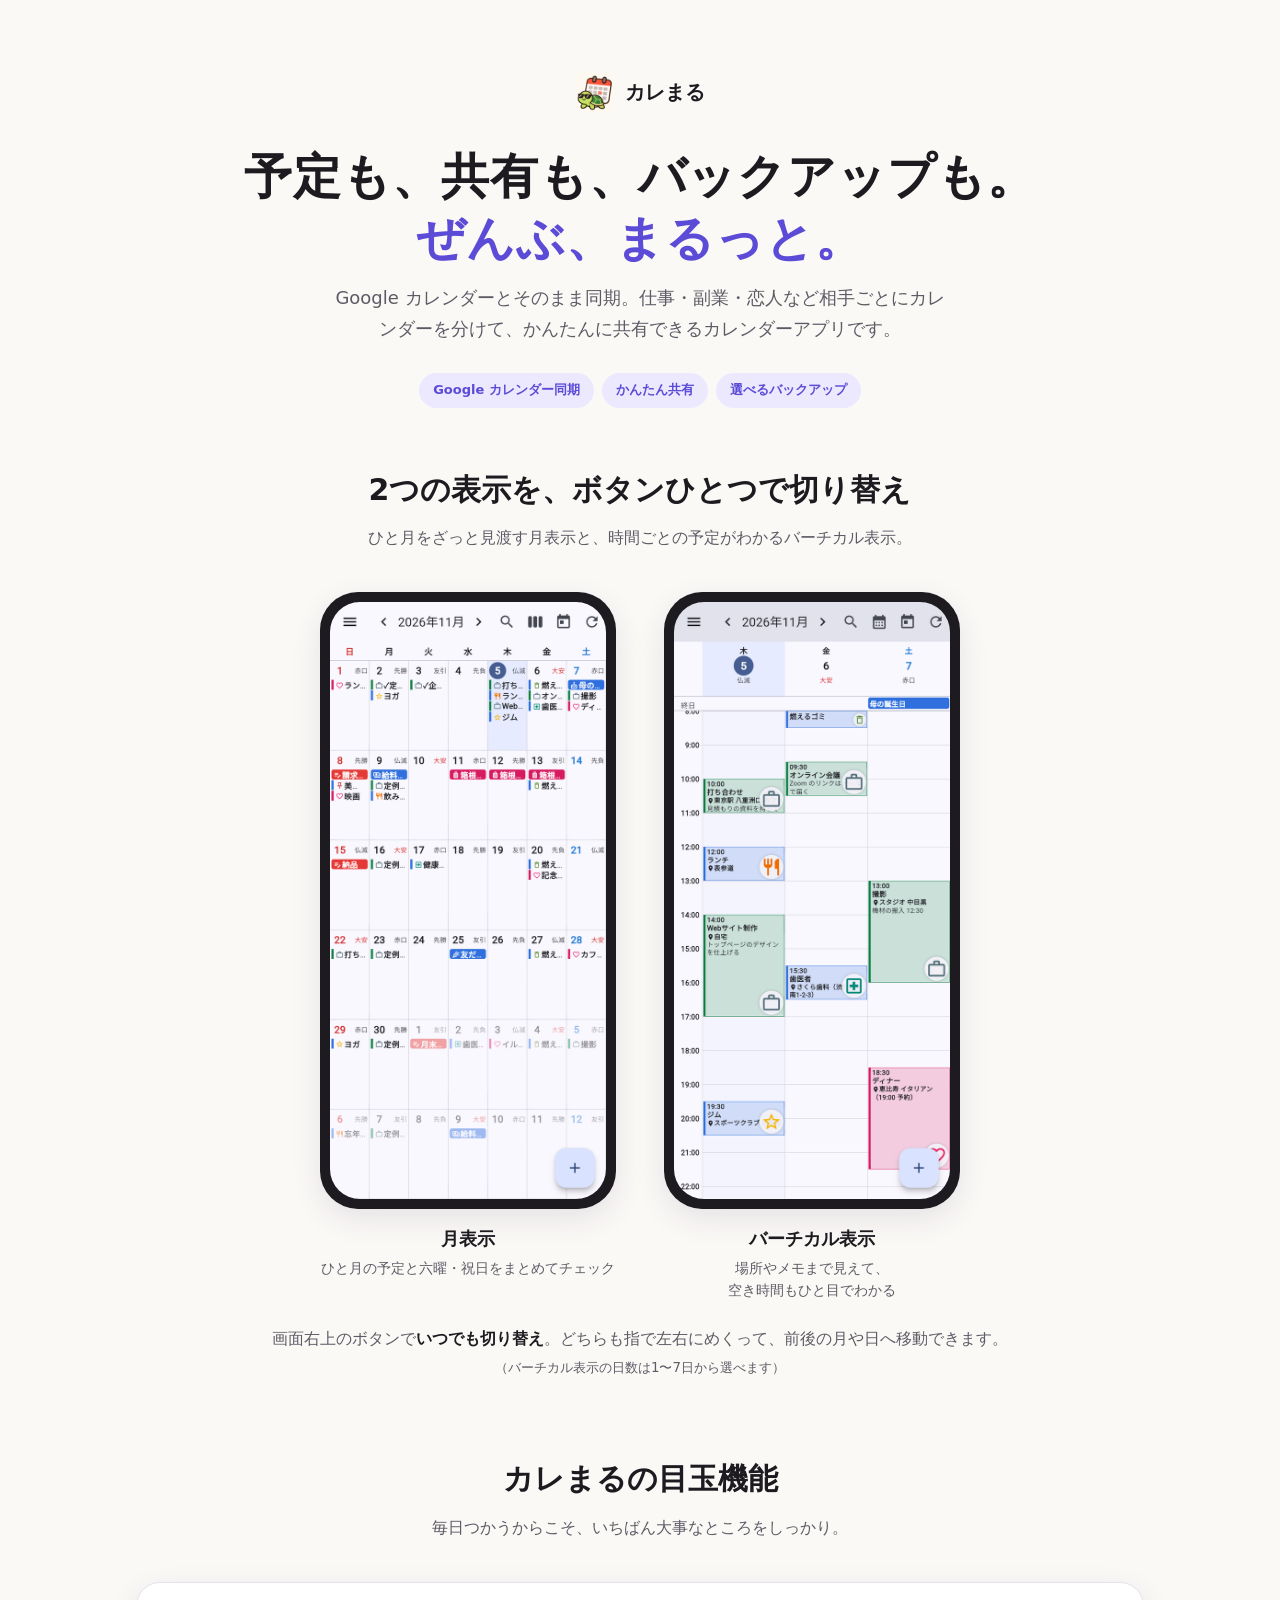
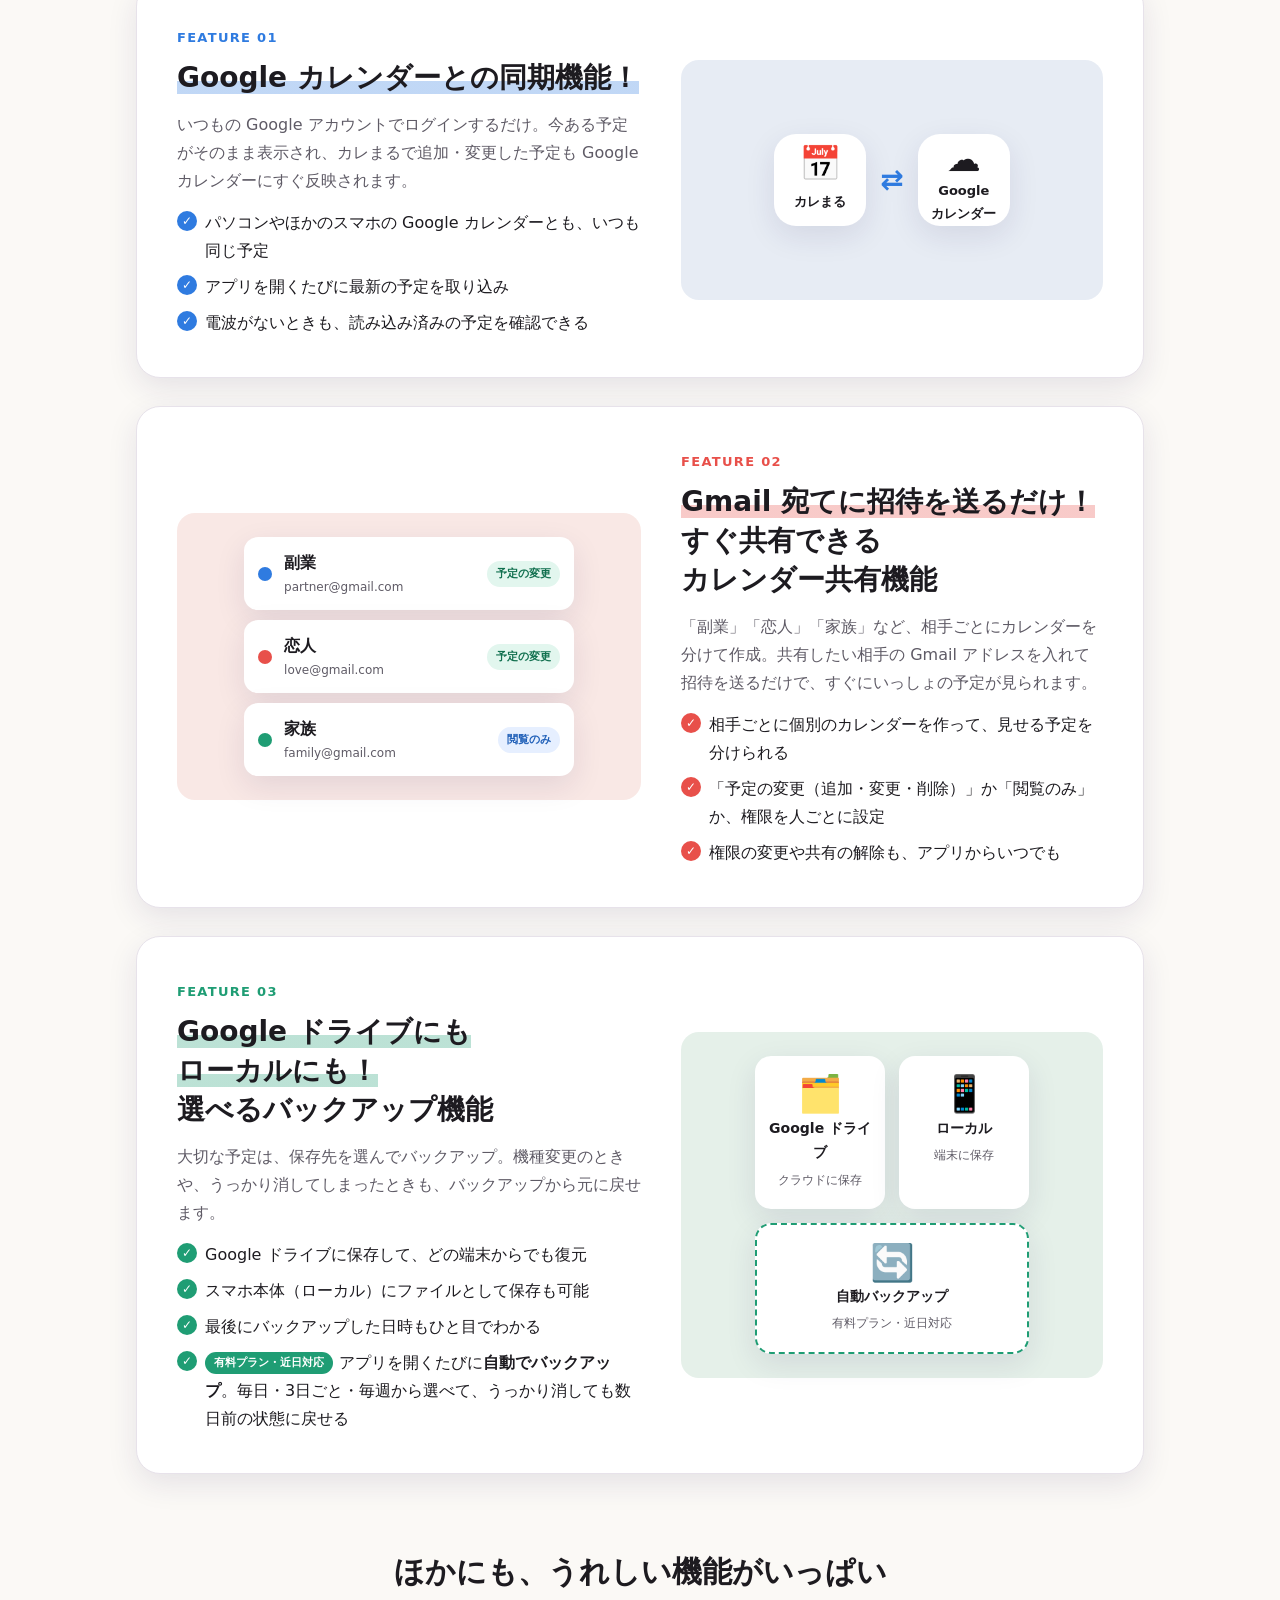
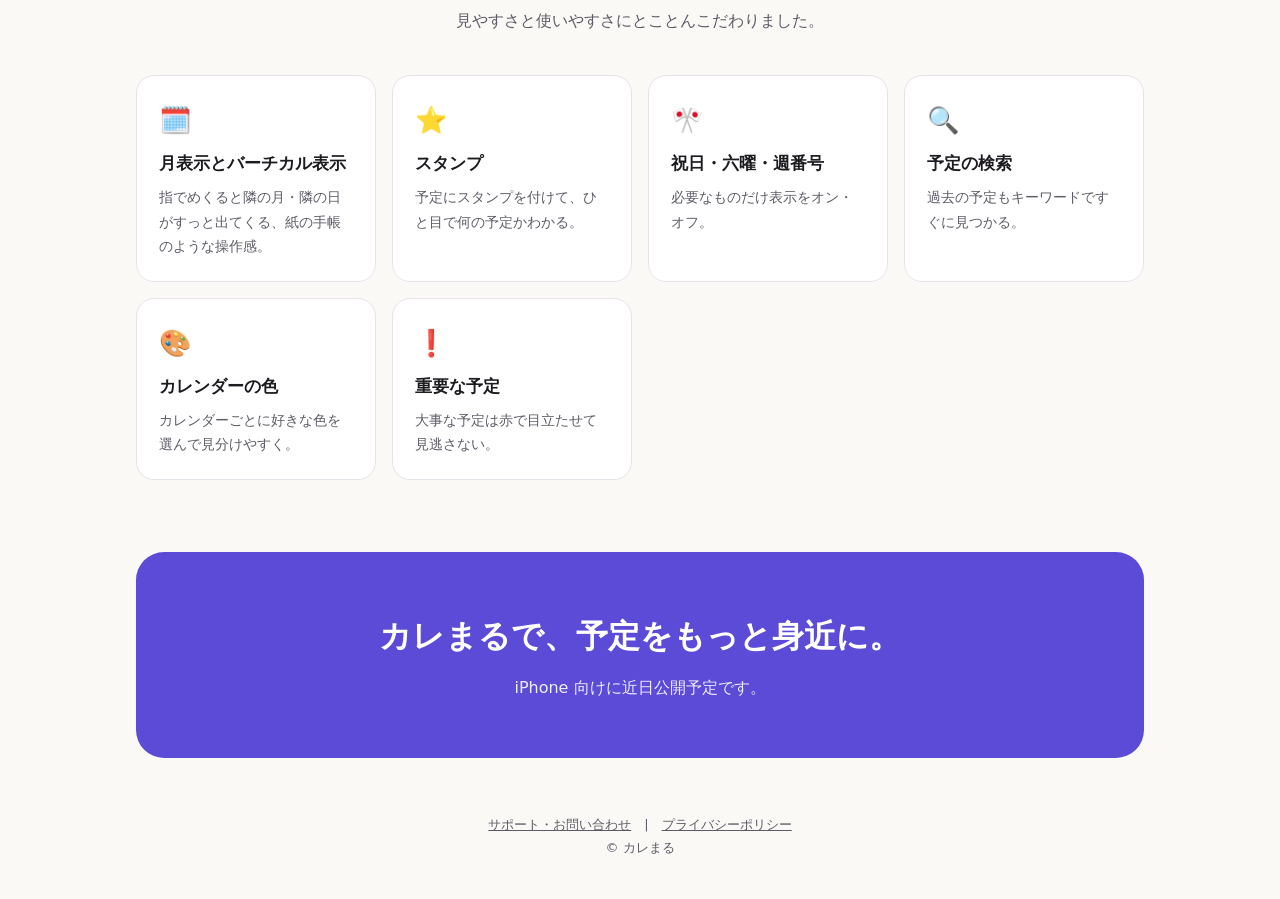
<file: index.html>
<!doctype html>
<html lang="ja">
<head>
<meta charset="utf-8">
<meta name="viewport" content="width=device-width, initial-scale=1">
<title>カレまる</title>
<meta name="description" content="カレまる — Google カレンダーと同期する、見やすくて共有しやすいカレンダーアプリ">
<link rel="icon" href="favicon.png">
<style>
  :root {
    --bg: #fbf9f6;
    --surface: #ffffff;
    --ink: #1d1b20;
    --muted: #5f5b66;
    --line: #e7e2ea;
    --primary: #5b4bd6;
    --primary-soft: #ece9ff;
    --accent1: #e8504a;
    --accent2: #1f9d74;
    --accent3: #2f7be0;
    --shadow: 0 10px 30px rgba(40, 30, 90, .10);
  }
  @media (prefers-color-scheme: dark) {
    :root:not([data-theme="light"]) {
      --bg: #141218; --surface: #1d1b22; --ink: #ece8f2; --muted: #b0aabb; --line: #34303c;
      --primary: #a99dff; --primary-soft: #2c2650; --shadow: 0 10px 30px rgba(0,0,0,.4);
    }
  }
  :root[data-theme="dark"] {
    --bg: #141218; --surface: #1d1b22; --ink: #ece8f2; --muted: #b0aabb; --line: #34303c;
    --primary: #a99dff; --primary-soft: #2c2650; --shadow: 0 10px 30px rgba(0,0,0,.4);
  }
  * { box-sizing: border-box; }
  body {
    margin: 0; background: var(--bg); color: var(--ink);
    font-family: "Hiragino Sans", "Hiragino Kaku Gothic ProN", "Noto Sans JP", "Yu Gothic", system-ui, sans-serif;
    line-height: 1.75; -webkit-font-smoothing: antialiased;
  }
  .wrap { max-width: 1040px; margin: 0 auto; padding: 0 16px; }
  header.hero { padding: 72px 0 56px; text-align: center; }
  .logo { display: inline-flex; align-items: center; gap: 10px; font-weight: 800; font-size: 20px; }
  .logo img { width: 40px; height: 40px; border-radius: 10px; }
  .hero h1 { font-size: clamp(28px, 6vw, 48px); line-height: 1.3; margin: 24px 0 12px; letter-spacing: .02em; }
  .hero h1 .hl { color: var(--primary); }
  .hero p.lead { color: var(--muted); font-size: clamp(15px, 2.4vw, 18px); margin: 0 auto 28px; max-width: 34em; }
  .badges { display: flex; flex-wrap: wrap; gap: 8px; justify-content: center; }
  .badge { background: var(--primary-soft); color: var(--primary); font-weight: 700; font-size: 13px; padding: 6px 14px; border-radius: 999px; }

  .section-title { text-align: center; margin: 0 0 8px; font-size: clamp(22px, 4vw, 30px); }
  .section-sub { text-align: center; color: var(--muted); margin: 0 0 40px; }

  .feature {
    display: grid; grid-template-columns: 1.1fr 1fr; gap: 40px; align-items: center;
    background: var(--surface); border: 1px solid var(--line); border-radius: 24px;
    padding: 40px; margin-bottom: 28px; box-shadow: var(--shadow);
  }
  .feature:nth-child(even) .visual { order: -1; }
  .num { display: inline-block; font-weight: 800; font-size: 13px; letter-spacing: .1em; color: var(--c); margin-bottom: 8px; }
  h1, h2, h3, .section-sub, .switch-note, .phone figcaption { word-break: keep-all; overflow-wrap: anywhere; }
  .feature h3 { margin: 0 0 14px; font-size: clamp(21px, 3.4vw, 28px); line-height: 1.4; }
  .feature h3 .mark { background: linear-gradient(transparent 62%, color-mix(in srgb, var(--c) 30%, transparent) 62%); }
  .feature p { margin: 0 0 14px; color: var(--muted); }
  .points { list-style: none; padding: 0; margin: 0; display: grid; gap: 8px; }
  .points li { padding-left: 28px; position: relative; }
  .points li::before {
    content: "✓"; position: absolute; left: 0; top: 2px; width: 20px; height: 20px; border-radius: 50%;
    background: var(--c); color: #fff; font-size: 12px; font-weight: 800; display: grid; place-items: center; line-height: 1;
  }
  .visual { background: color-mix(in srgb, var(--c) 10%, var(--bg)); border-radius: 18px; padding: 24px; min-height: 240px; display: grid; place-items: center; }

  /* 同期の図 */
  .sync { display: flex; align-items: center; gap: 14px; flex-wrap: wrap; justify-content: center; }
  .app-tile { width: 92px; height: 92px; border-radius: 22px; background: var(--surface); box-shadow: var(--shadow); display: grid; place-items: center; font-size: 13px; font-weight: 700; text-align: center; padding: 8px; }
  .app-tile .big { font-size: 34px; line-height: 1; display: block; margin-bottom: 4px; }
  .arrows { font-size: 28px; color: var(--c); font-weight: 800; animation: pulse 1.6s ease-in-out infinite; }
  @keyframes pulse { 50% { opacity: .35; } }

  /* 共有の図 */
  .share { width: 100%; max-width: 330px; display: grid; gap: 10px; }
  .cal-row { background: var(--surface); border-radius: 14px; padding: 12px 14px; display: flex; align-items: center; gap: 12px; box-shadow: var(--shadow); }
  .dot { width: 14px; height: 14px; border-radius: 50%; flex: none; }
  .cal-row .name { font-weight: 700; flex: 1; min-width: 0; }
  .cal-row .who { font-size: 12px; color: var(--muted); display: block; font-weight: 400; overflow: hidden; text-overflow: ellipsis; white-space: nowrap; }
  .role { font-size: 11px; font-weight: 700; padding: 3px 9px; border-radius: 999px; white-space: nowrap; }
  .role.w { background: #e2f6ee; color: #11704f; }
  .role.r { background: #e6efff; color: #1f5fb8; }

  /* バックアップの図 */
  .backup { display: flex; gap: 14px; flex-wrap: wrap; justify-content: center; }
  .dest { width: 130px; background: var(--surface); border-radius: 16px; padding: 16px 10px; text-align: center; box-shadow: var(--shadow); }
  .dest .big { font-size: 36px; line-height: 1.2; display: block; }
  .dest b { display: block; font-size: 14px; }
  .dest small { color: var(--muted); font-size: 12px; }
  .dest.auto { border: 2px dashed var(--c); width: min(274px, 100%); }
  .soon { display: inline-block; font-size: 11px; font-weight: 700; color: #fff; background: var(--c); border-radius: 999px; padding: 1px 9px; margin-right: 6px; vertical-align: 2px; }

  /* 月表示とバーチカル表示の画面 */
  .views { display: grid; grid-template-columns: 1fr 1fr; gap: clamp(14px, 4vw, 48px); max-width: 640px; margin: 0 auto 24px; }
  .phone { margin: 0; text-align: center; }
  .phone .frame { background: #1d1b20; border-radius: clamp(22px, 5vw, 38px); padding: clamp(6px, 1.4vw, 10px); box-shadow: var(--shadow); }
  .phone img { display: block; width: 100%; height: auto; border-radius: clamp(16px, 3.8vw, 30px); }
  .phone figcaption { margin-top: 14px; font-weight: 800; font-size: clamp(15px, 3vw, 18px); }
  .phone figcaption small { display: block; font-weight: 400; color: var(--muted); font-size: clamp(12px, 2.4vw, 14px); line-height: 1.6; margin-top: 2px; }
  .switch-note { text-align: center; color: var(--muted); margin: 0 0 72px; }
  .switch-note b { color: var(--ink); }

  .others { display: grid; grid-template-columns: repeat(auto-fit, minmax(220px, 1fr)); gap: 16px; margin: 0 0 72px; }
  .card { background: var(--surface); border: 1px solid var(--line); border-radius: 18px; padding: 22px; }
  .card .ic { font-size: 26px; }
  .card h4 { margin: 6px 0 6px; font-size: 17px; }
  .card p { margin: 0; color: var(--muted); font-size: 14px; }

  .cta { text-align: center; padding: 56px 16px; background: var(--primary); color: #fff; border-radius: 28px; margin-bottom: 56px; }
  .cta h2 { margin: 0 0 10px; font-size: clamp(22px, 4vw, 32px); }
  .cta p { margin: 0; opacity: .9; }
  footer { text-align: center; color: var(--muted); font-size: 13px; padding: 0 0 40px; }
  footer a { color: var(--muted); }

  @media (max-width: 760px) {
    header.hero { padding: 48px 0 36px; }
    .feature { grid-template-columns: 1fr; padding: 24px 20px; gap: 24px; }
    .feature:nth-child(even) .visual { order: 0; }
    .visual { min-height: 0; padding: 20px 14px; }
  }
</style>
</head>
<body>
<div class="wrap">
  <header class="hero">
    <div class="logo"><img src="icon.png" alt="">カレまる</div>
    <h1>予定も、<wbr>共有も、<wbr>バックアップも。<br><span class="hl">ぜんぶ、まるっと。</span></h1>
    <p class="lead">Google カレンダーとそのまま同期。仕事・副業・恋人など相手ごとにカレンダーを分けて、かんたんに共有できるカレンダーアプリです。</p>
    <div class="badges">
      <span class="badge">Google カレンダー同期</span>
      <span class="badge">かんたん共有</span>
      <span class="badge">選べるバックアップ</span>
    </div>
  </header>

  <h2 class="section-title">2つの表示を、<wbr>ボタンひとつで<wbr>切り替え</h2>
  <p class="section-sub">ひと月をざっと見渡す月表示と、<wbr>時間ごとの予定がわかるバーチカル表示。</p>
  <div class="views">
    <figure class="phone">
      <div class="frame"><img src="screen-month.png" alt="カレまるの月表示の画面" width="600" height="1298" loading="lazy"></div>
      <figcaption>月表示<small>ひと月の予定と六曜・祝日を<wbr>まとめてチェック</small></figcaption>
    </figure>
    <figure class="phone">
      <div class="frame"><img src="screen-vertical.png" alt="カレまるのバーチカル表示の画面" width="600" height="1298" loading="lazy"></div>
      <figcaption>バーチカル表示<small>場所やメモまで見えて、<wbr>空き時間もひと目でわかる</small></figcaption>
    </figure>
  </div>
  <p class="switch-note">画面右上のボタンで<b>いつでも切り替え</b>。<wbr>どちらも指で左右にめくって、<wbr>前後の月や日へ<wbr>移動できます。<br><small>（バーチカル表示の日数は<wbr>1〜7日から選べます）</small></p>

  <h2 class="section-title">カレまるの目玉機能</h2>
  <p class="section-sub">毎日つかうからこそ、いちばん大事なところをしっかり。</p>

  <section>
    <article class="feature" style="--c: var(--accent3)">
      <div>
        <span class="num">FEATURE 01</span>
        <h3><span class="mark">Google カレンダーとの<wbr>同期機能！</span></h3>
        <p>いつもの Google アカウントでログインするだけ。今ある予定がそのまま表示され、カレまるで追加・変更した予定も Google カレンダーにすぐ反映されます。</p>
        <ul class="points">
          <li>パソコンやほかのスマホの Google カレンダーとも、いつも同じ予定</li>
          <li>アプリを開くたびに最新の予定を取り込み</li>
          <li>電波がないときも、読み込み済みの予定を確認できる</li>
        </ul>
      </div>
      <div class="visual">
        <div class="sync">
          <div class="app-tile"><span class="big">📅</span>カレまる</div>
          <div class="arrows">⇄</div>
          <div class="app-tile"><span class="big">☁️</span>Google<br>カレンダー</div>
        </div>
      </div>
    </article>

    <article class="feature" style="--c: var(--accent1)">
      <div>
        <span class="num">FEATURE 02</span>
        <h3><span class="mark">Gmail 宛てに<wbr>招待を送るだけ！</span><br>すぐ共有できる<wbr>カレンダー共有機能</h3>
        <p>「副業」「恋人」「家族」など、相手ごとにカレンダーを分けて作成。共有したい相手の Gmail アドレスを入れて招待を送るだけで、すぐにいっしょの予定が見られます。</p>
        <ul class="points">
          <li>相手ごとに個別のカレンダーを作って、見せる予定を分けられる</li>
          <li>「予定の変更（追加・変更・削除）」か「閲覧のみ」か、権限を人ごとに設定</li>
          <li>権限の変更や共有の解除も、アプリからいつでも</li>
        </ul>
      </div>
      <div class="visual">
        <div class="share">
          <div class="cal-row"><span class="dot" style="background:#2f7be0"></span><span class="name">副業<span class="who">partner@gmail.com</span></span><span class="role w">予定の変更</span></div>
          <div class="cal-row"><span class="dot" style="background:#e8504a"></span><span class="name">恋人<span class="who">love@gmail.com</span></span><span class="role w">予定の変更</span></div>
          <div class="cal-row"><span class="dot" style="background:#1f9d74"></span><span class="name">家族<span class="who">family@gmail.com</span></span><span class="role r">閲覧のみ</span></div>
        </div>
      </div>
    </article>

    <article class="feature" style="--c: var(--accent2)">
      <div>
        <span class="num">FEATURE 03</span>
        <h3><span class="mark">Google ドライブにも<wbr>ローカルにも！</span><br>選べる<wbr>バックアップ機能</h3>
        <p>大切な予定は、保存先を選んでバックアップ。機種変更のときや、うっかり消してしまったときも、バックアップから元に戻せます。</p>
        <ul class="points">
          <li>Google ドライブに保存して、どの端末からでも復元</li>
          <li>スマホ本体（ローカル）にファイルとして保存も可能</li>
          <li>最後にバックアップした日時もひと目でわかる</li>
          <li><span class="soon">有料プラン・近日対応</span>アプリを開くたびに<b>自動でバックアップ</b>。毎日・3日ごと・毎週から選べて、うっかり消しても数日前の状態に戻せる</li>
        </ul>
      </div>
      <div class="visual">
        <div class="backup">
          <div class="dest"><span class="big">🗂️</span><b>Google ドライブ</b><small>クラウドに保存</small></div>
          <div class="dest"><span class="big">📱</span><b>ローカル</b><small>端末に保存</small></div>
          <div class="dest auto"><span class="big">🔄</span><b>自動バックアップ</b><small>有料プラン・近日対応</small></div>
        </div>
      </div>
    </article>
  </section>

  <h2 class="section-title" style="margin-top:72px">ほかにも、<wbr>うれしい機能が<wbr>いっぱい</h2>
  <p class="section-sub">見やすさと使いやすさにとことんこだわりました。</p>
  <div class="others">
    <div class="card"><div class="ic">🗓️</div><h4>月表示とバーチカル表示</h4><p>指でめくると隣の月・隣の日がすっと出てくる、紙の手帳のような操作感。</p></div>
    <div class="card"><div class="ic">⭐</div><h4>スタンプ</h4><p>予定にスタンプを付けて、ひと目で何の予定かわかる。</p></div>
    <div class="card"><div class="ic">🎌</div><h4>祝日・六曜・週番号</h4><p>必要なものだけ表示をオン・オフ。</p></div>
    <div class="card"><div class="ic">🔍</div><h4>予定の検索</h4><p>過去の予定もキーワードですぐに見つかる。</p></div>
    <div class="card"><div class="ic">🎨</div><h4>カレンダーの色</h4><p>カレンダーごとに好きな色を選んで見分けやすく。</p></div>
    <div class="card"><div class="ic">❗</div><h4>重要な予定</h4><p>大事な予定は赤で目立たせて見逃さない。</p></div>
  </div>

  <div class="cta">
    <h2>カレまるで、<wbr>予定をもっと<wbr>身近に。</h2>
    <p>iPhone 向けに近日公開予定です。</p>
  </div>

  <footer><a href="support.html">サポート・お問い合わせ</a>　|　<a href="privacy.html">プライバシーポリシー</a><br>© カレまる</footer>
</div>
</body>
</html>
</file>
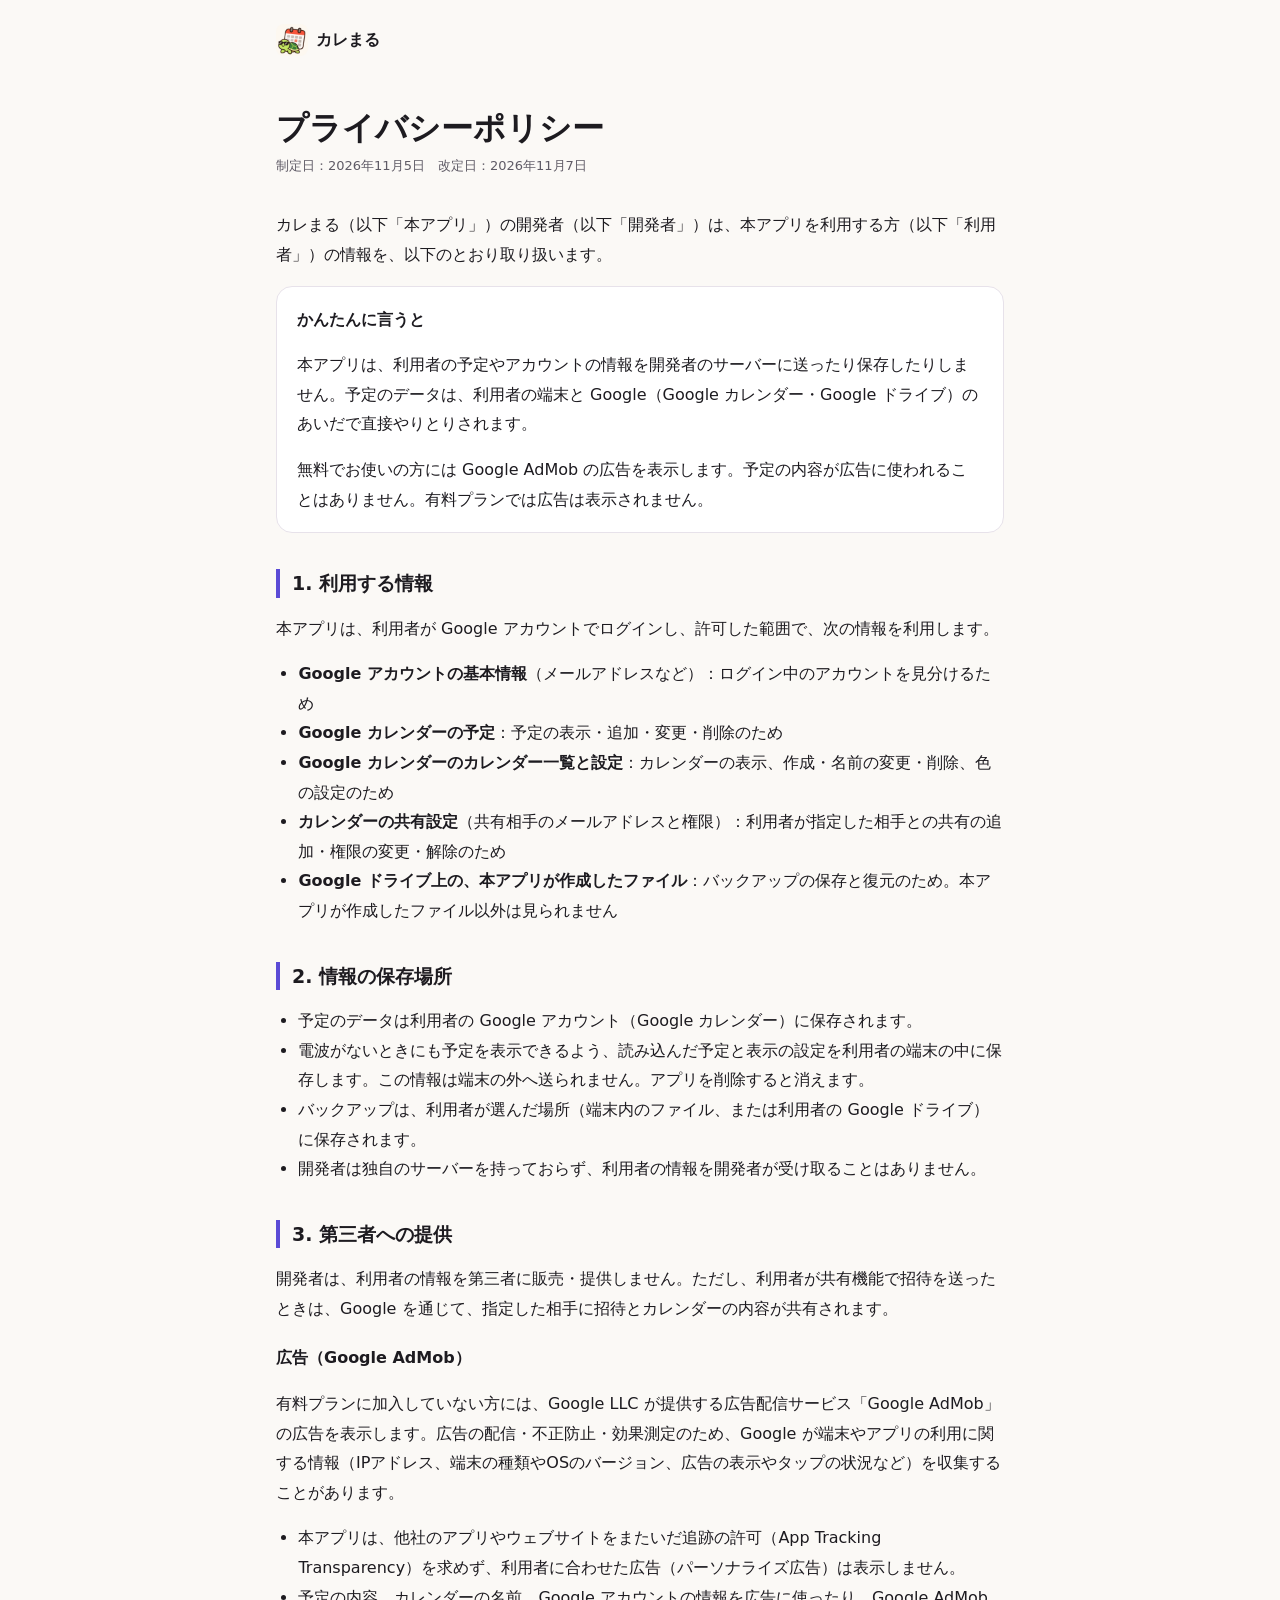
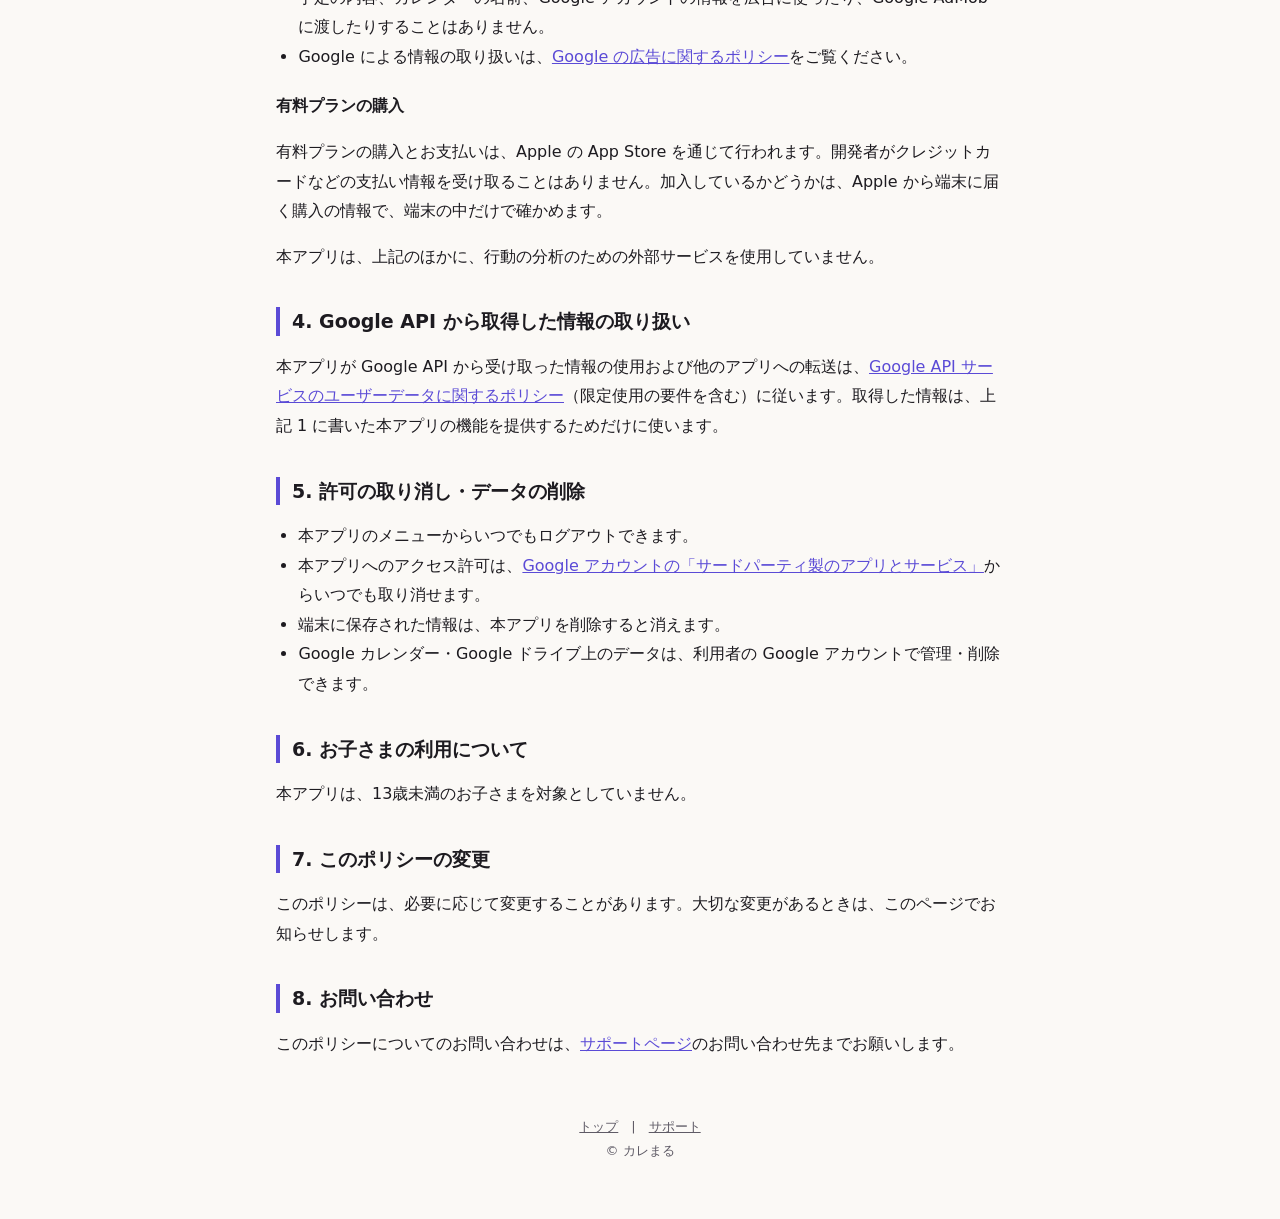
<file: privacy.html>
<!doctype html>
<html lang="ja">
<head>
<meta charset="utf-8">
<meta name="viewport" content="width=device-width, initial-scale=1">
<title>プライバシーポリシー</title>
<meta name="description" content="カレまるのプライバシーポリシー">
<link rel="icon" href="favicon.png">
<link rel="stylesheet" href="page.css">
</head>
<body>
<div class="wrap">
  <div class="top"><a href="./"><img src="icon.png" alt="">カレまる</a></div>
  <h1>プライバシーポリシー</h1>
  <p class="date">制定日：2026年11月5日　改定日：2026年11月7日</p>

  <p>カレまる（以下「本アプリ」）の開発者（以下「開発者」）は、本アプリを利用する方（以下「利用者」）の情報を、以下のとおり取り扱います。</p>

  <div class="box">
    <p><b>かんたんに言うと</b></p>
    <p>本アプリは、利用者の予定やアカウントの情報を開発者のサーバーに送ったり保存したりしません。予定のデータは、利用者の端末と Google（Google カレンダー・Google ドライブ）のあいだで直接やりとりされます。</p>
    <p>無料でお使いの方には Google AdMob の広告を表示します。予定の内容が広告に使われることはありません。有料プランでは広告は表示されません。</p>
  </div>

  <h2>1. 利用する情報</h2>
  <p>本アプリは、利用者が Google アカウントでログインし、許可した範囲で、次の情報を利用します。</p>
  <ul>
    <li><b>Google アカウントの基本情報</b>（メールアドレスなど）：ログイン中のアカウントを見分けるため</li>
    <li><b>Google カレンダーの予定</b>：予定の表示・追加・変更・削除のため</li>
    <li><b>Google カレンダーのカレンダー一覧と設定</b>：カレンダーの表示、作成・名前の変更・削除、色の設定のため</li>
    <li><b>カレンダーの共有設定</b>（共有相手のメールアドレスと権限）：利用者が指定した相手との共有の追加・権限の変更・解除のため</li>
    <li><b>Google ドライブ上の、本アプリが作成したファイル</b>：バックアップの保存と復元のため。本アプリが作成したファイル以外は見られません</li>
  </ul>

  <h2>2. 情報の保存場所</h2>
  <ul>
    <li>予定のデータは利用者の Google アカウント（Google カレンダー）に保存されます。</li>
    <li>電波がないときにも予定を表示できるよう、読み込んだ予定と表示の設定を利用者の端末の中に保存します。この情報は端末の外へ送られません。アプリを削除すると消えます。</li>
    <li>バックアップは、利用者が選んだ場所（端末内のファイル、または利用者の Google ドライブ）に保存されます。</li>
    <li>開発者は独自のサーバーを持っておらず、利用者の情報を開発者が受け取ることはありません。</li>
  </ul>

  <h2>3. 第三者への提供</h2>
  <p>開発者は、利用者の情報を第三者に販売・提供しません。ただし、利用者が共有機能で招待を送ったときは、Google を通じて、指定した相手に招待とカレンダーの内容が共有されます。</p>
  <h3>広告（Google AdMob）</h3>
  <p>有料プランに加入していない方には、Google LLC が提供する広告配信サービス「Google AdMob」の広告を表示します。広告の配信・不正防止・効果測定のため、Google が端末やアプリの利用に関する情報（IPアドレス、端末の種類やOSのバージョン、広告の表示やタップの状況など）を収集することがあります。</p>
  <ul>
    <li>本アプリは、他社のアプリやウェブサイトをまたいだ追跡の許可（App Tracking Transparency）を求めず、利用者に合わせた広告（パーソナライズ広告）は表示しません。</li>
    <li>予定の内容、カレンダーの名前、Google アカウントの情報を広告に使ったり、Google AdMob に渡したりすることはありません。</li>
    <li>Google による情報の取り扱いは、<a href="https://policies.google.com/technologies/ads?hl=ja">Google の広告に関するポリシー</a>をご覧ください。</li>
  </ul>
  <h3>有料プランの購入</h3>
  <p>有料プランの購入とお支払いは、Apple の App Store を通じて行われます。開発者がクレジットカードなどの支払い情報を受け取ることはありません。加入しているかどうかは、Apple から端末に届く購入の情報で、端末の中だけで確かめます。</p>
  <p>本アプリは、上記のほかに、行動の分析のための外部サービスを使用していません。</p>

  <h2>4. Google API から取得した情報の取り扱い</h2>
  <p>本アプリが Google API から受け取った情報の使用および他のアプリへの転送は、<a href="https://developers.google.com/terms/api-services-user-data-policy">Google API サービスのユーザーデータに関するポリシー</a>（限定使用の要件を含む）に従います。取得した情報は、上記 1 に書いた本アプリの機能を提供するためだけに使います。</p>

  <h2>5. 許可の取り消し・データの削除</h2>
  <ul>
    <li>本アプリのメニューからいつでもログアウトできます。</li>
    <li>本アプリへのアクセス許可は、<a href="https://myaccount.google.com/permissions">Google アカウントの「サードパーティ製のアプリとサービス」</a>からいつでも取り消せます。</li>
    <li>端末に保存された情報は、本アプリを削除すると消えます。</li>
    <li>Google カレンダー・Google ドライブ上のデータは、利用者の Google アカウントで管理・削除できます。</li>
  </ul>

  <h2>6. お子さまの利用について</h2>
  <p>本アプリは、13歳未満のお子さまを対象としていません。</p>

  <h2>7. このポリシーの変更</h2>
  <p>このポリシーは、必要に応じて変更することがあります。大切な変更があるときは、このページでお知らせします。</p>

  <h2>8. お問い合わせ</h2>
  <p>このポリシーについてのお問い合わせは、<a href="support.html">サポートページ</a>のお問い合わせ先までお願いします。</p>

  <footer><a href="./">トップ</a>　|　<a href="support.html">サポート</a><br>© カレまる</footer>
</div>
</body>
</html>
</file>
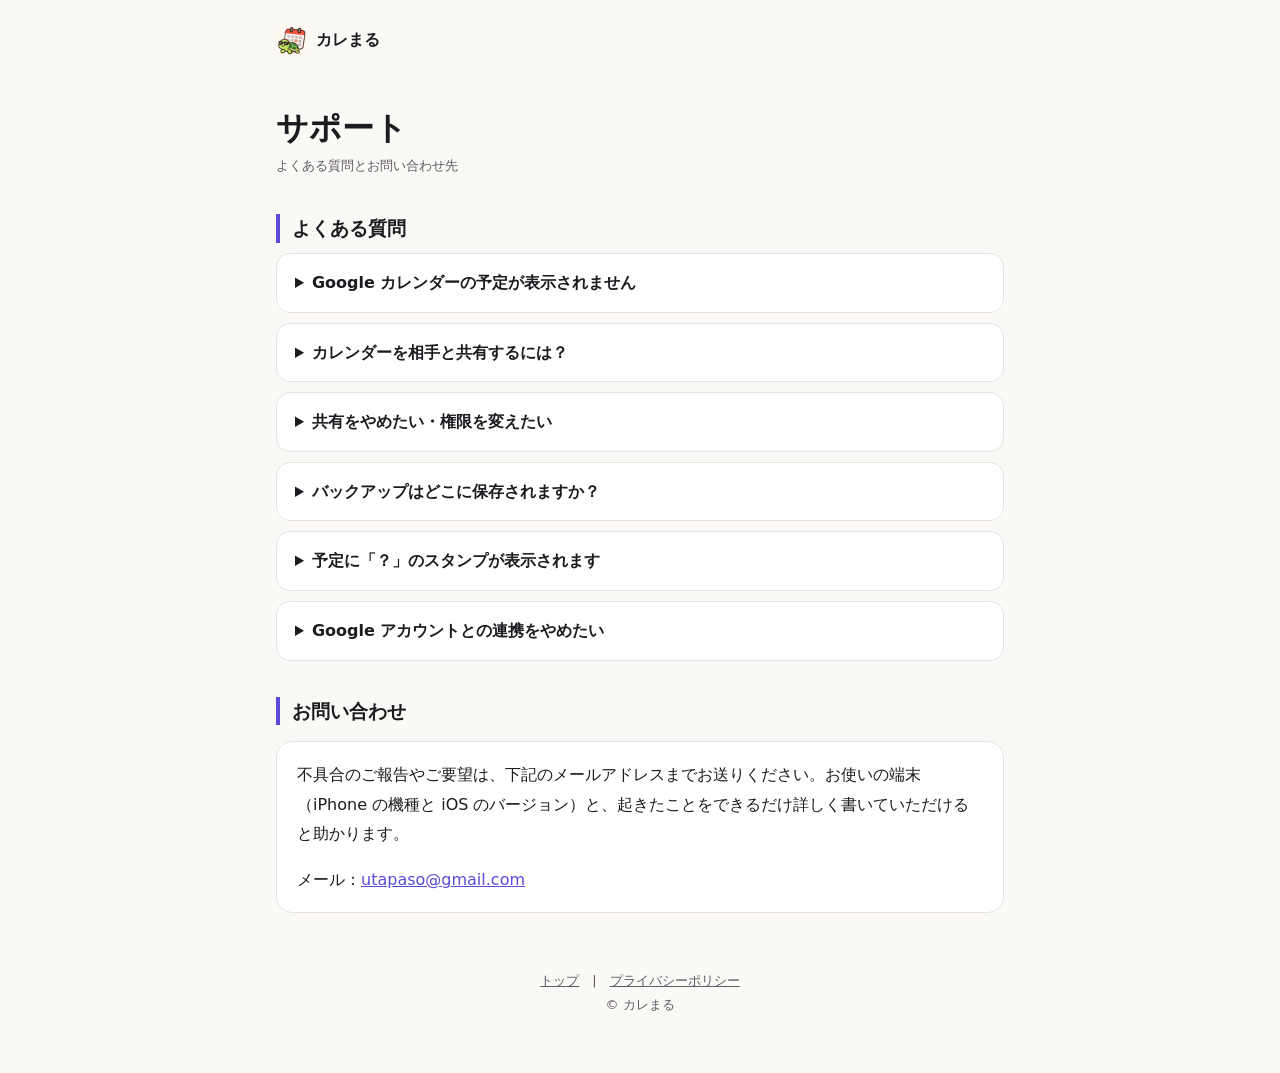
<file: support.html>
<!doctype html>
<html lang="ja">
<head>
<meta charset="utf-8">
<meta name="viewport" content="width=device-width, initial-scale=1">
<title>カレまるサポート</title>
<meta name="description" content="カレまるのよくある質問とお問い合わせ先">
<link rel="icon" href="favicon.png">
<link rel="stylesheet" href="page.css">
</head>
<body>
<div class="wrap">
  <div class="top"><a href="./"><img src="icon.png" alt="">カレまる</a></div>
  <h1>サポート</h1>
  <p class="date">よくある質問とお問い合わせ先</p>

  <h2>よくある質問</h2>

  <details>
    <summary>Google カレンダーの予定が表示されません</summary>
    <p>メニューの一番上で Google アカウントにログインしているか確かめてください。ログインしている場合は、右上の再読み込みボタンを押すか、メニューで表示するカレンダーにチェックが入っているか確かめてください。</p>
  </details>

  <details>
    <summary>カレンダーを相手と共有するには？</summary>
    <p>メニューの「カレンダーの管理」で共有したいカレンダーを選び、「共有する人を追加」から相手の Gmail アドレスを入れて招待を送ります。権限は「予定の変更（見る・追加・変更・削除）」か「閲覧のみ」から選べます。相手は Google カレンダーで招待を受け取るとすぐに予定が見られます。</p>
  </details>

  <details>
    <summary>共有をやめたい・権限を変えたい</summary>
    <p>「カレンダーの管理」でカレンダーを選び、共有している人の右側のメニューから権限を変えるか、共有をやめることができます。</p>
  </details>

  <details>
    <summary>バックアップはどこに保存されますか？</summary>
    <p>メニューの「バックアップ」から、保存先を「この端末（ファイル）」か「Google ドライブ」から選べます。Google ドライブに保存すると、機種変更のあとも別の端末から復元できます。</p>
  </details>

  <details>
    <summary>予定に「？」のスタンプが表示されます</summary>
    <p>新しいバージョンのカレまるで付けられたスタンプです。App Store でカレまるを最新のバージョンにすると表示されるようになります。</p>
  </details>

  <details>
    <summary>Google アカウントとの連携をやめたい</summary>
    <p>アプリのメニューからログアウトできます。アクセスの許可そのものを取り消すときは、<a href="https://myaccount.google.com/permissions">Google アカウントの「サードパーティ製のアプリとサービス」</a>からカレまるを削除してください。</p>
  </details>

  <h2>お問い合わせ</h2>
  <div class="box">
    <p>不具合のご報告やご要望は、下記のメールアドレスまでお送りください。お使いの端末（iPhone の機種と iOS のバージョン）と、起きたことをできるだけ詳しく書いていただけると助かります。</p>
    <p>メール：<a href="mailto:utapaso@gmail.com">utapaso@gmail.com</a></p>
  </div>

  <footer><a href="./">トップ</a>　|　<a href="privacy.html">プライバシーポリシー</a><br>© カレまる</footer>
</div>
</body>
</html>
</file>
<file: page.css>
:root {
  --bg: #fbf9f6; --surface: #ffffff; --ink: #1d1b20; --muted: #5f5b66; --line: #e7e2ea;
  --primary: #5b4bd6; --primary-soft: #ece9ff;
}
@media (prefers-color-scheme: dark) {
  :root:not([data-theme="light"]) {
    --bg: #141218; --surface: #1d1b22; --ink: #ece8f2; --muted: #b0aabb; --line: #34303c;
    --primary: #a99dff; --primary-soft: #2c2650;
  }
}
:root[data-theme="dark"] {
  --bg: #141218; --surface: #1d1b22; --ink: #ece8f2; --muted: #b0aabb; --line: #34303c;
  --primary: #a99dff; --primary-soft: #2c2650;
}
* { box-sizing: border-box; }
body {
  margin: 0; background: var(--bg); color: var(--ink); line-height: 1.85;
  font-family: "Hiragino Sans", "Hiragino Kaku Gothic ProN", "Noto Sans JP", "Yu Gothic", system-ui, sans-serif;
  -webkit-font-smoothing: antialiased;
}
.wrap { max-width: 760px; margin: 0 auto; padding: 0 16px 56px; }
.top { padding: 24px 0; }
.top a { display: inline-flex; align-items: center; gap: 8px; color: var(--ink); text-decoration: none; font-weight: 800; }
.top img { width: 32px; height: 32px; border-radius: 8px; }
h1 { font-size: clamp(24px, 5vw, 32px); line-height: 1.4; margin: 16px 0 4px; }
.date { color: var(--muted); font-size: 13px; margin: 0 0 32px; }
h2 { font-size: 19px; margin: 36px 0 8px; padding-left: 12px; border-left: 4px solid var(--primary); line-height: 1.5; }
h3 { font-size: 16px; margin: 20px 0 4px; }
p, li { color: var(--ink); }
ul { padding-left: 1.4em; }
a { color: var(--primary); overflow-wrap: anywhere; }
.box { background: var(--surface); border: 1px solid var(--line); border-radius: 16px; padding: 18px 20px; margin: 16px 0; }
.box p:first-child { margin-top: 0; } .box p:last-child { margin-bottom: 0; }
details { background: var(--surface); border: 1px solid var(--line); border-radius: 14px; padding: 14px 18px; margin: 10px 0; }
summary { font-weight: 700; cursor: pointer; }
details p { margin: 10px 0 0; color: var(--muted); }
footer { text-align: center; color: var(--muted); font-size: 13px; margin-top: 56px; }
footer a { color: var(--muted); }
</file>
